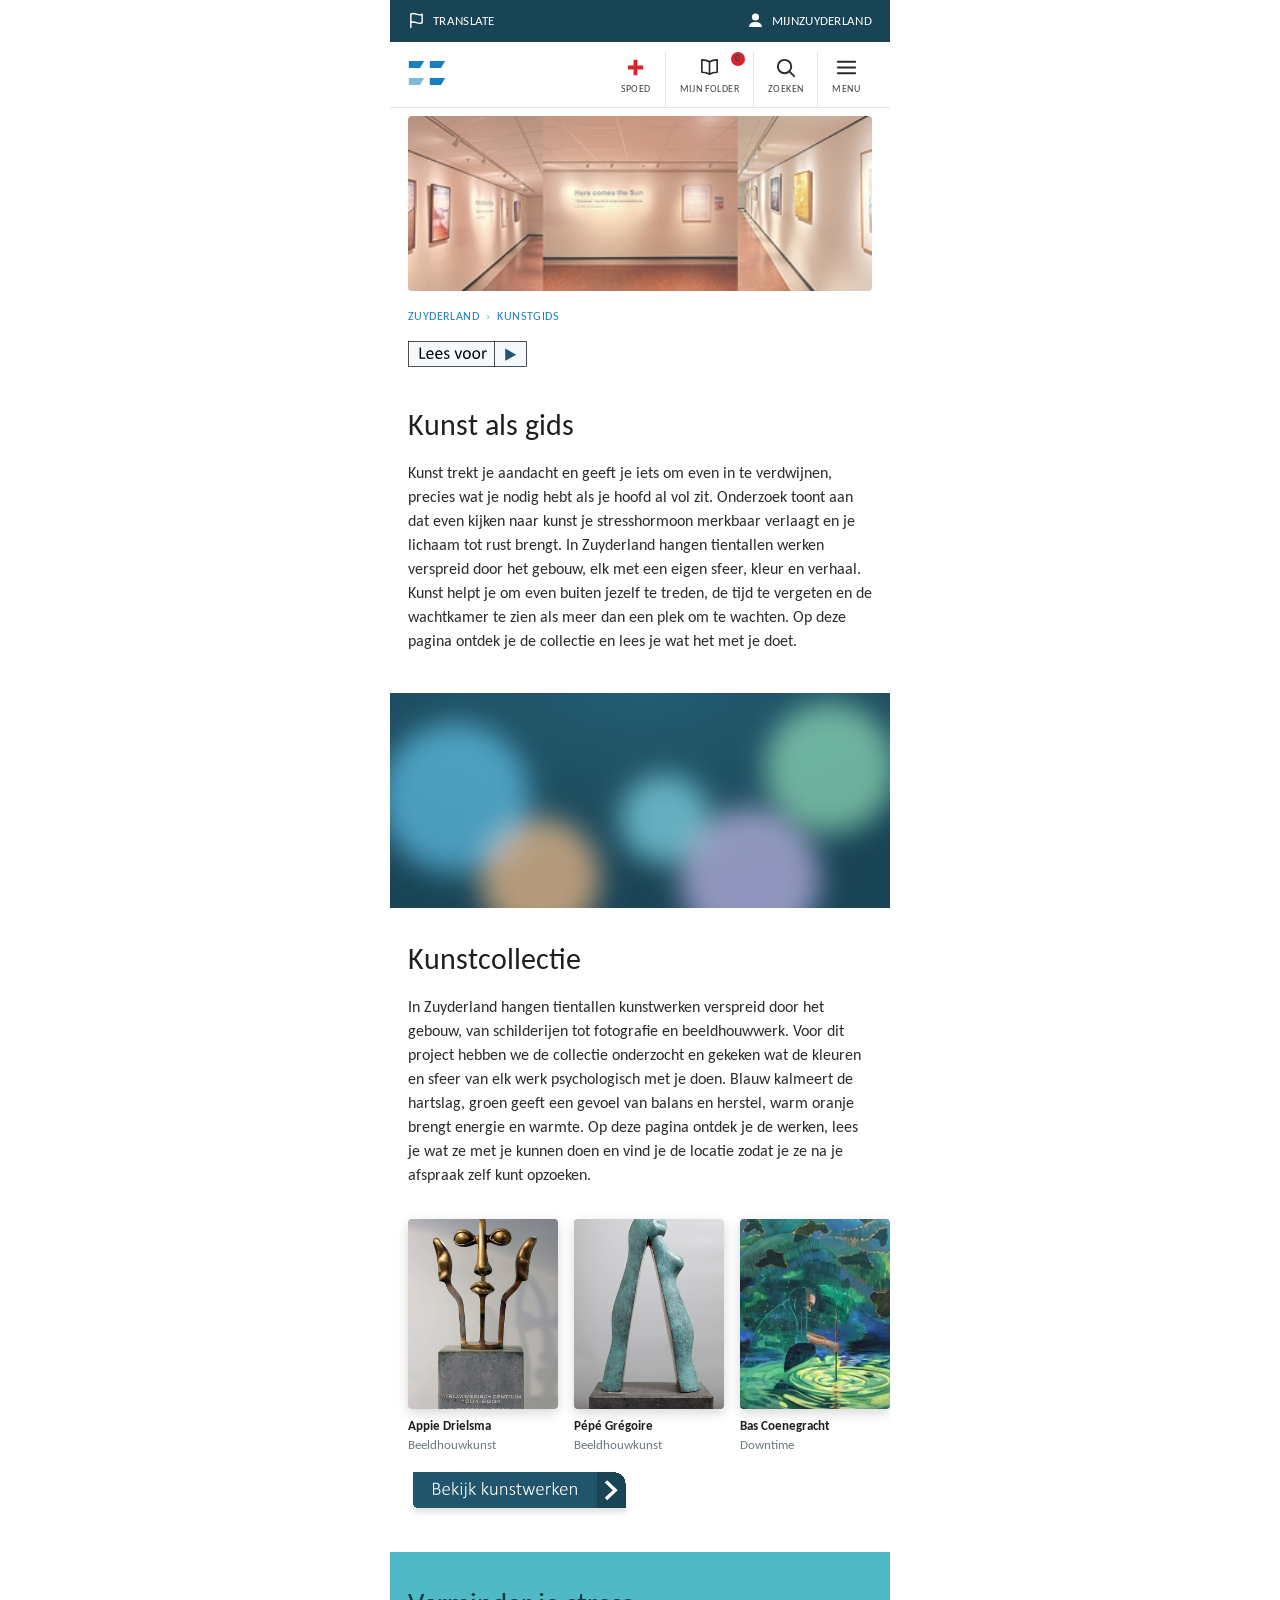
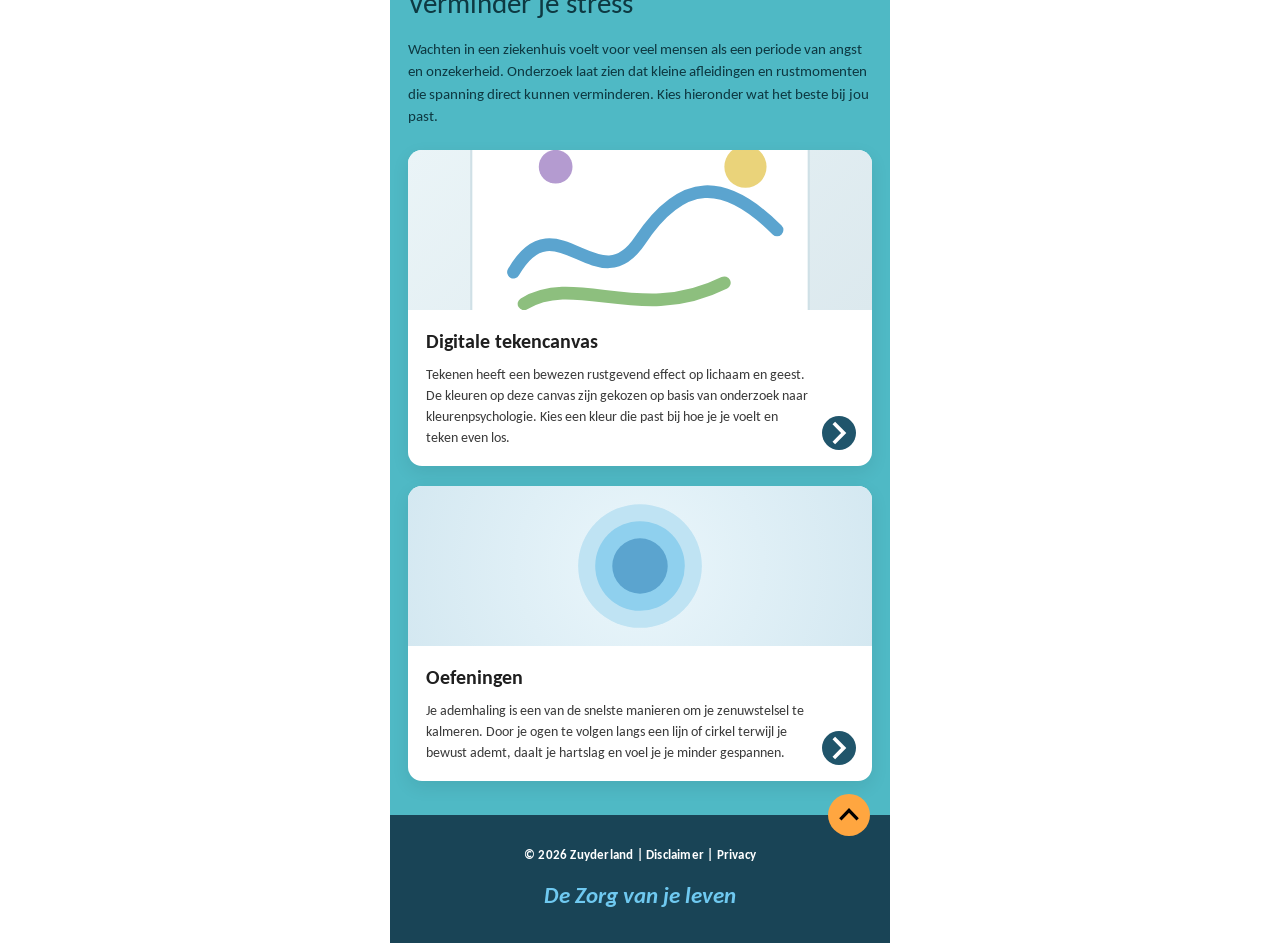
<file: index.html>
<!DOCTYPE html>
<html lang="nl">
<head>
<meta charset="UTF-8">
<meta name="viewport" content="width=device-width, initial-scale=1, viewport-fit=cover">
<title>Zuyderland Kunstgids</title>
<link rel="stylesheet" href="css/style.css">
<link rel="preconnect" href="https://fonts.googleapis.com"><link rel="preconnect" href="https://fonts.gstatic.com" crossorigin><link href="https://fonts.googleapis.com/css2?family=Carlito:ital,wght@0,400;0,700;1,400&display=swap" rel="stylesheet">
</head>
<body>
<div class="app">
  <div id="hdr"></div>

  <div class="page">
    <div class="hero"><img src="assets/hero.jpg" alt="Kunstwerken in de gang van Zuyderland"></div>
  </div>

  <div class="crumbrow">
    <div class="crumb"><a href="index.html">ZUYDERLAND</a><span class="sep">&rsaquo;</span><a href="index.html">KUNSTGIDS</a></div>
  </div>

  <div class="leesrow">
    <button class="leesvoor" onclick="leesVoor('.read')" aria-label="Lees voor"><img src="assets/buttons/lees-voor.svg" alt="Lees voor"></button>
  </div>

  <div class="page">
    <h2 class="section read">Kunst als gids</h2>
    <p class="body read">Kunst trekt je aandacht en geeft je iets om even in te verdwijnen, precies wat je nodig hebt als je hoofd al vol zit. Onderzoek toont aan dat even kijken naar kunst je stresshormoon merkbaar verlaagt en je lichaam tot rust brengt. In Zuyderland hangen tientallen werken verspreid door het gebouw, elk met een eigen sfeer, kleur en verhaal. Kunst helpt je om even buiten jezelf te treden, de tijd te vergeten en de wachtkamer te zien als meer dan een plek om te wachten. Op deze pagina ontdek je de collectie en lees je wat het met je doet.</p>
  </div>

  <div class="orbs" aria-hidden="true">
    <span class="orb b"></span><span class="orb g"></span><span class="orb o"></span>
    <span class="orb l"></span><span class="orb b2"></span>
  </div>

  <div class="page">
    <h2 class="section read">Kunstcollectie</h2>
    <p class="body read">In Zuyderland hangen tientallen kunstwerken verspreid door het gebouw, van schilderijen tot fotografie en beeldhouwwerk. Voor dit project hebben we de collectie onderzocht en gekeken wat de kleuren en sfeer van elk werk psychologisch met je doen. Blauw kalmeert de hartslag, groen geeft een gevoel van balans en herstel, warm oranje brengt energie en warmte. Op deze pagina ontdek je de werken, lees je wat ze met je kunnen doen en vind je de locatie zodat je ze na je afspraak zelf kunt opzoeken.</p>
  </div>

  <div class="slider">
    <a class="slide" href="kunstcollectie.html?cat=beeldhouwkunst"><img src="assets/artworks/appie-drielsma.jpg" alt="Appie Drielsma"><div class="cap"><b>Appie Drielsma</b><span>Beeldhouwkunst</span></div></a>
    <a class="slide" href="kunstcollectie.html?cat=beeldhouwkunst"><img src="assets/artworks/pepe-gregoire.jpg" alt="Pépé Grégoire"><div class="cap"><b>Pépé Grégoire</b><span>Beeldhouwkunst</span></div></a>
    <a class="slide" href="kunstcollectie.html?cat=schilderkunst"><img src="assets/artworks/bas-coenegracht-downtime.jpg" alt="Bas Coenegracht"><div class="cap"><b>Bas Coenegracht</b><span>Downtime</span></div></a>
    <a class="slide" href="kunstcollectie.html?cat=installatiekunst"><img src="assets/artworks/claudy-jongstra.jpg" alt="Claudy Jongstra"><div class="cap"><b>Claudy Jongstra</b><span>Installatiekunst</span></div></a>
    <a class="slide" href="kunstcollectie.html?cat=fotografie"><img src="assets/artworks/sophie-langohr.jpg" alt="Sophie Langohr"><div class="cap"><b>Sophie Langohr</b><span>Fotografie</span></div></a>
  </div>

  <div class="page">
    <div class="btncenter"><a class="btnimg" href="kunstcollectie.html"><img class="bekijkimg" src="assets/buttons/bekijk-kunstwerken.svg" alt="Bekijk kunstwerken"></a></div>
  </div>

  <section class="stress">
    <h2>Verminder je stress</h2>
    <p class="intro">Wachten in een ziekenhuis voelt voor veel mensen als een periode van angst en onzekerheid. Onderzoek laat zien dat kleine afleidingen en rustmomenten die spanning direct kunnen verminderen. Kies hieronder wat het beste bij jou past.</p>

    <div class="stresscards">
      <a class="scard" href="canvas.html">
        <div class="scard-visual" style="background:linear-gradient(135deg,#eaf4f7,#dce9ee)">
          <svg viewBox="0 0 220 150" width="100%" height="100%" preserveAspectRatio="xMidYMid slice">
            <rect x="30" y="20" width="160" height="110" rx="8" fill="#fff" stroke="#cfe0e6"/>
            <path d="M50 95 C70 60,90 110,110 80 S150 50,175 75" fill="none" stroke="#5BA4CF" stroke-width="6" stroke-linecap="round"/>
            <path d="M55 110 C80 95,110 120,150 100" fill="none" stroke="#8DBF7E" stroke-width="6" stroke-linecap="round"/>
            <circle cx="160" cy="45" r="10" fill="#EAD37A"/><circle cx="70" cy="45" r="8" fill="#B49BD0"/>
          </svg>
        </div>
        <div class="scard-body">
          <h3>Digitale tekencanvas</h3>
          <p>Tekenen heeft een bewezen rustgevend effect op lichaam en geest. De kleuren op deze canvas zijn gekozen op basis van onderzoek naar kleurenpsychologie. Kies een kleur die past bij hoe je je voelt en teken even los.</p>
          <span class="arrow"><img class="arrow-img" src="assets/buttons/arrow-circle.svg" alt=""></span>
        </div>
      </a>

      <a class="scard" href="oefeningen.html">
        <div class="scard-visual" style="background:radial-gradient(circle at 50% 50%,#eaf6fb,#d4e8f1)">
          <svg viewBox="0 0 220 150" width="100%" height="100%">
            <circle cx="110" cy="75" r="58" fill="#bfe3f3"/><circle cx="110" cy="75" r="42" fill="#8fd0ee"/>
            <circle cx="110" cy="75" r="26" fill="#5BA4CF"/>
          </svg>
        </div>
        <div class="scard-body">
          <h3>Oefeningen</h3>
          <p>Je ademhaling is een van de snelste manieren om je zenuwstelsel te kalmeren. Door je ogen te volgen langs een lijn of cirkel terwijl je bewust ademt, daalt je hartslag en voel je je minder gespannen.</p>
          <span class="arrow"><img class="arrow-img" src="assets/buttons/arrow-circle.svg" alt=""></span>
        </div>
      </a>
    </div>
  </section>

  <div id="ftr"></div>
</div>

<script src="js/data.js"></script>
<script src="js/app.js"></script>
<script>
  document.getElementById('hdr').innerHTML = zHeader();
  document.getElementById('ftr').innerHTML = zFooter();
</script>
</body>
</html>
</file>
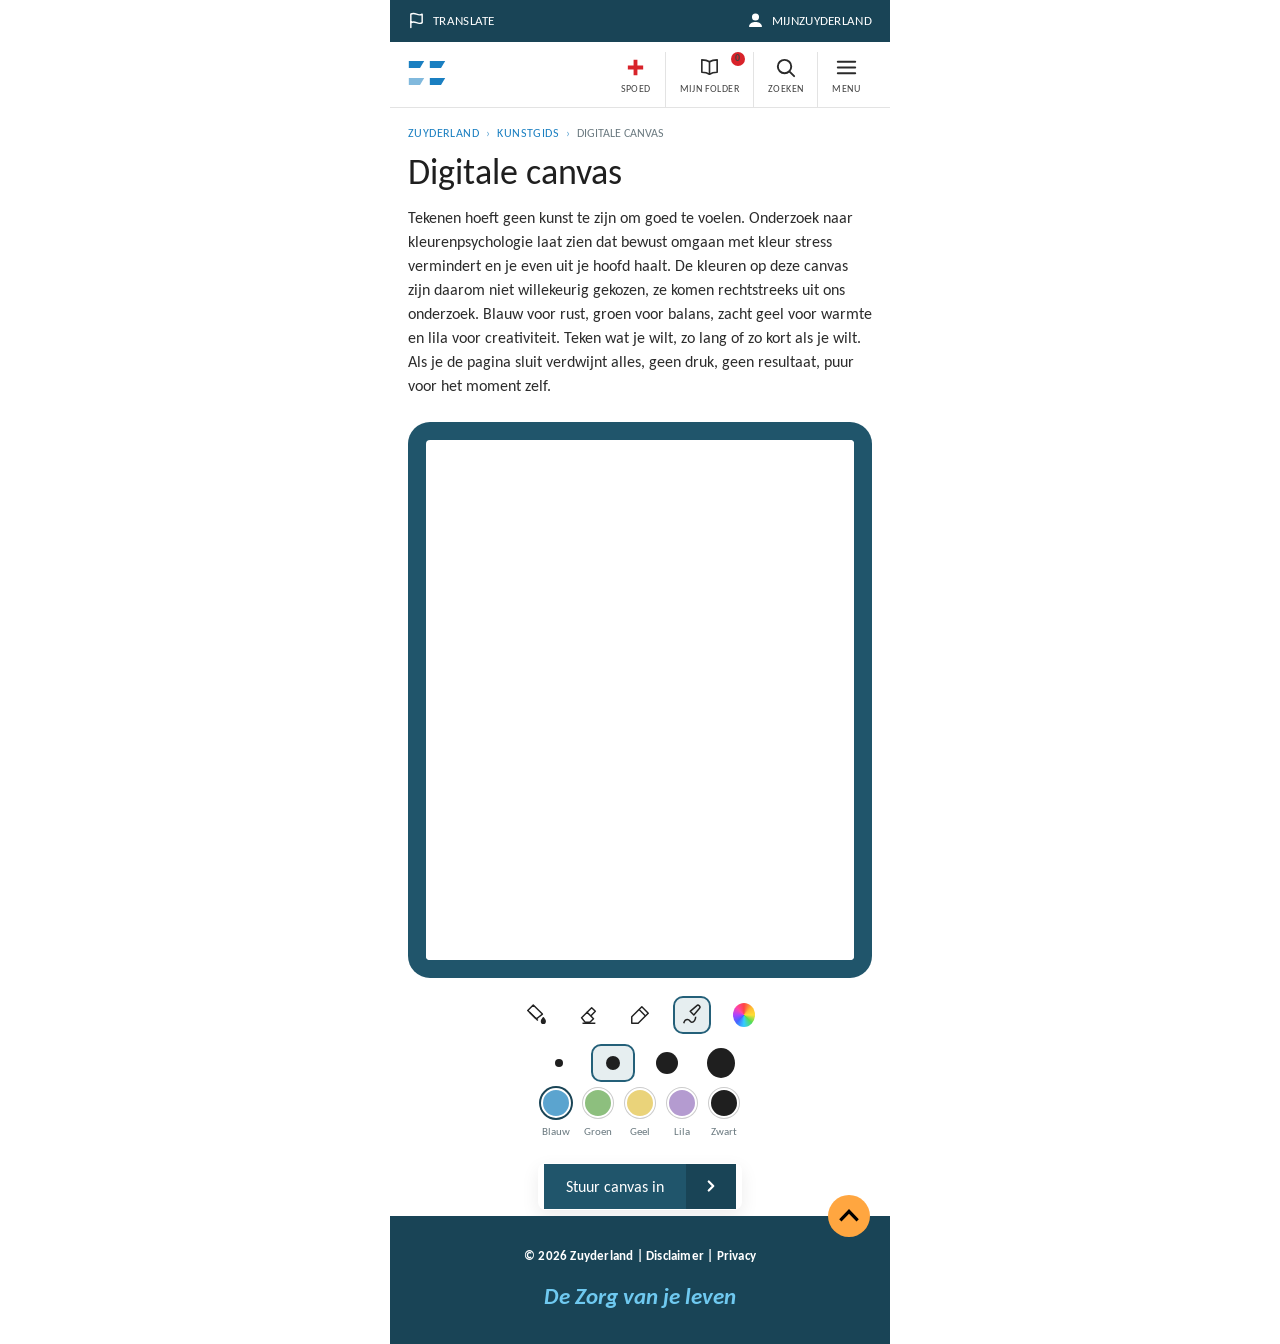
<file: canvas.html>
<!DOCTYPE html>
<html lang="nl">
<head>
<meta charset="UTF-8">
<meta name="viewport" content="width=device-width, initial-scale=1, viewport-fit=cover">
<title>Digitale canvas — Zuyderland Kunstgids</title>
<link rel="stylesheet" href="css/style.css">
<link rel="preconnect" href="https://fonts.googleapis.com"><link rel="preconnect" href="https://fonts.gstatic.com" crossorigin><link href="https://fonts.googleapis.com/css2?family=Carlito:ital,wght@0,400;0,700;1,400&display=swap" rel="stylesheet">
<style>
  .sizes{display:flex;gap:14px;justify-content:center;align-items:center;padding:6px 0 4px}
  .sizebtn{width:40px;height:34px;display:flex;align-items:center;justify-content:center;border-radius:8px}
  .sizebtn.active{background:#e6eef0;outline:2px solid #246079}
  .sizedot{border-radius:50%;background:#1f1f1f}
  .sendwrap{justify-content:center;margin:16px 0 6px}
  .wheelpop{position:fixed;inset:0;background:rgba(20,40,48,.55);display:none;align-items:center;justify-content:center;z-index:70;padding:24px}
  .wheelpop.show{display:flex}
  .wbox{background:#fff;border-radius:16px;padding:18px;width:232px;text-align:center;box-shadow:0 12px 30px rgba(0,0,0,.3)}
  .wbox canvas{border-radius:50%;cursor:crosshair;touch-action:none}
  .wrow{display:flex;align-items:center;gap:8px;font-size:12px;color:#555;margin:12px 0 6px}
  .wrow input{flex:1}
  .wprev{display:flex;align-items:center;justify-content:center;gap:8px;font-size:13px;margin:4px 0 12px}
  .wsw{width:22px;height:22px;border-radius:50%;border:1px solid #ccc;display:inline-block}
  .wbtns{display:flex;gap:10px;justify-content:center}
  .wbtns button{padding:9px 16px;border-radius:8px;font-size:14px}
  #wcancel{background:#eef1f2;color:#333}
  #wok{background:#20556B;color:#fff}
</style>
</head>
<body>
<div class="app">
  <div id="hdr"></div>

  <div class="crumbrow">
    <div class="crumb"><a href="index.html">ZUYDERLAND</a><span class="sep">&rsaquo;</span><a href="index.html">KUNSTGIDS</a><span class="sep">&rsaquo;</span><span class="cur">DIGITALE CANVAS</span></div>
  </div>

  <div class="page">
    <h1 class="title read">Digitale canvas</h1>
    <p class="body read">Tekenen hoeft geen kunst te zijn om goed te voelen. Onderzoek naar kleurenpsychologie laat zien dat bewust omgaan met kleur stress vermindert en je even uit je hoofd haalt. De kleuren op deze canvas zijn daarom niet willekeurig gekozen, ze komen rechtstreeks uit ons onderzoek. Blauw voor rust, groen voor balans, zacht geel voor warmte en lila voor creativiteit. Teken wat je wilt, zo lang of zo kort als je wilt. Als je de pagina sluit verdwijnt alles, geen druk, geen resultaat, puur voor het moment zelf.</p>

    <div class="canvasframe">
      <canvas id="cv"></canvas>
    </div>

    <div class="toolbar" id="toolbar"></div>
    <div class="sizes" id="sizes"></div>
    <div class="palette" id="palette"></div>

    <div class="sendwrap">
      <button class="btn-dark" id="send"><span class="txt">Stuur canvas in</span><span class="circle"><svg viewBox="0 0 24 24" fill="none" stroke="currentColor" stroke-width="3" stroke-linecap="round" stroke-linejoin="round"><polyline points="9 6 15 12 9 18"/></svg></span></button>
    </div>
  </div>

  <div class="wheelpop" id="wheelpop">
    <div class="wbox">
      <canvas id="wheel" width="180" height="180"></canvas>
      <div class="wrow"><span>Donker</span><input type="range" id="light" min="6" max="94" value="50"><span>Licht</span></div>
      <div class="wprev"><span class="wsw" id="wswatch"></span><span id="whex">#5BA4CF</span></div>
      <div class="wbtns"><button id="wcancel">Sluiten</button><button id="wok">Kies kleur</button></div>
    </div>
  </div>

  <div class="modal" id="modal">
    <div class="box">
      <div class="check"><svg viewBox="0 0 24 24" fill="none" stroke="currentColor" stroke-width="3" stroke-linecap="round" stroke-linejoin="round"><polyline points="20 6 9 17 4 12"/></svg></div>
      <h3>Opgeslagen!</h3>
      <p>Je tekening is gedownload naar je apparaat. Even loslaten, puur voor het moment zelf.</p>
      <button id="modalok">Nieuwe tekening</button>
    </div>
  </div>

  <div id="ftr"></div>
</div>

<script src="js/app.js"></script>
<script>
  document.getElementById('hdr').innerHTML = zHeader();
  document.getElementById('ftr').innerHTML = zFooter();

  var cv=document.getElementById('cv');
  var ctx=cv.getContext('2d',{willReadFrequently:true});

  function sizeCanvas(){
    var rect=cv.getBoundingClientRect();
    var prev=(cv.width)?ctx.getImageData(0,0,cv.width,cv.height):null;
    cv.width=Math.round(rect.width); cv.height=Math.round(rect.height);
    ctx.fillStyle='#fff'; ctx.fillRect(0,0,cv.width,cv.height);
    if(prev) ctx.putImageData(prev,0,0);
    ctx.lineCap='round'; ctx.lineJoin='round';
  }
  sizeCanvas();

  var state={tool:'pen',color:'#5BA4CF',size:9};

  /* ---- gereedschap ---- */
  var TOOLS=[
    {k:'bucket',icon:ICON.bucket,label:'Vullen'},
    {k:'eraser',icon:ICON.eraser,label:'Gum'},
    {k:'pencil',icon:ICON.pencil,label:'Potlood'},
    {k:'brush', icon:ICON.brush, label:'Penseel'},
    {k:'wheel', icon:'<span class="wheel"></span>',label:'Kleur kiezen'}
  ];
  var tb=document.getElementById('toolbar');
  function toolActive(k){
    if(k==='bucket') return state.tool==='bucket';
    if(k==='eraser') return state.tool==='eraser';
    if(k==='pencil') return state.tool==='pen' && state.size<=5;
    if(k==='brush')  return state.tool==='pen' && state.size>5;
    return false;
  }
  function renderTools(){
    tb.innerHTML=TOOLS.map(function(t){
      return '<button class="tool'+(toolActive(t.k)?' active':'')+'" data-k="'+t.k+'" title="'+t.label+'" aria-label="'+t.label+'">'+t.icon+'</button>';
    }).join('');
    Array.prototype.forEach.call(tb.querySelectorAll('.tool'),function(b){
      b.onclick=function(){
        var k=b.dataset.k;
        if(k==='wheel'){ openWheel(); return; }
        if(k==='bucket'){ state.tool='bucket'; }
        else if(k==='eraser'){ state.tool='eraser'; }
        else if(k==='pencil'){ state.tool='pen'; state.size=4; }
        else if(k==='brush'){ state.tool='pen'; state.size=14; }
        renderAll();
      };
    });
  }

  /* ---- pendikte ---- */
  var SIZE_OPTS=[{v:4,d:8},{v:9,d:14},{v:16,d:22},{v:26,d:30}];
  var sz=document.getElementById('sizes');
  function renderSizes(){
    sz.innerHTML=SIZE_OPTS.map(function(o){
      var act=(state.tool!=='bucket' && state.size===o.v)?' active':'';
      return '<button class="sizebtn'+act+'" data-v="'+o.v+'" aria-label="Dikte '+o.v+'"><span class="sizedot" style="width:'+o.d+'px;height:'+o.d+'px;background:'+(state.tool==='eraser'?'#9aa':'#1f1f1f')+'"></span></button>';
    }).join('');
    Array.prototype.forEach.call(sz.querySelectorAll('.sizebtn'),function(b){
      b.onclick=function(){ state.size=parseInt(b.dataset.v,10); if(state.tool==='bucket')state.tool='pen'; renderAll(); };
    });
  }

  /* ---- kleuren ---- */
  var SWATCHES=[
    {c:'#5BA4CF',n:'Blauw'},{c:'#8DBF7E',n:'Groen'},{c:'#EAD37A',n:'Geel'},
    {c:'#B49BD0',n:'Lila'},{c:'#1f1f1f',n:'Zwart'}
  ];
  var pal=document.getElementById('palette');
  function renderPalette(){
    pal.innerHTML=SWATCHES.map(function(s){
      var act=(s.c.toLowerCase()===state.color.toLowerCase() && state.tool!=='eraser')?' active':'';
      return '<div style="text-align:center"><button class="swatch'+act+'" style="background:'+s.c+'" data-c="'+s.c+'" aria-label="'+s.n+'"></button><div class="swlabel">'+s.n+'</div></div>';
    }).join('');
    Array.prototype.forEach.call(pal.querySelectorAll('.swatch'),function(b){
      b.onclick=function(){ state.color=b.dataset.c; if(state.tool==='eraser'||state.tool==='bucket')state.tool='pen'; renderAll(); };
    });
  }

  var colorInput=document.createElement('input');
  colorInput.type='color'; colorInput.value=state.color;
  colorInput.style.position='fixed'; colorInput.style.left='-9999px';
  document.body.appendChild(colorInput);
  colorInput.addEventListener('input',function(){ state.color=colorInput.value; if(state.tool==='eraser'||state.tool==='bucket')state.tool='pen'; renderAll(); });

  function renderAll(){ renderTools(); renderSizes(); renderPalette(); }
  renderAll();

  /* ---- tekenen (pointer events: muis + touch) ---- */
  var drawing=false,last=null;
  function pos(e){
    var r=cv.getBoundingClientRect();
    return {x:(e.clientX-r.left)*(cv.width/r.width), y:(e.clientY-r.top)*(cv.height/r.height)};
  }
  function applyStyle(){
    if(state.tool==='eraser'){ ctx.strokeStyle='#fff'; ctx.fillStyle='#fff'; ctx.lineWidth=state.size*1.6; }
    else { ctx.strokeStyle=state.color; ctx.fillStyle=state.color; ctx.lineWidth=state.size; }
  }
  function dot(p){ applyStyle(); ctx.beginPath(); ctx.arc(p.x,p.y,ctx.lineWidth/2,0,Math.PI*2); ctx.fill(); }
  function line(a,b){ applyStyle(); ctx.beginPath(); ctx.moveTo(a.x,a.y); ctx.lineTo(b.x,b.y); ctx.stroke(); }

  cv.addEventListener('pointerdown',function(e){
    e.preventDefault();
    var p=pos(e);
    if(state.tool==='bucket'){ floodFill(Math.round(p.x),Math.round(p.y),state.color); return; }
    drawing=true; last=p; dot(p);
    if(cv.setPointerCapture){ try{cv.setPointerCapture(e.pointerId);}catch(err){} }
  });
  cv.addEventListener('pointermove',function(e){ if(!drawing)return; e.preventDefault(); var p=pos(e); line(last,p); last=p; });
  cv.addEventListener('pointerup',function(){ drawing=false; last=null; });
  cv.addEventListener('pointercancel',function(){ drawing=false; last=null; });
  cv.addEventListener('pointerleave',function(){ drawing=false; last=null; });

  /* ---- emmer / vullen (scanline flood fill) ---- */
  function hexToRgb(h){
    h=h.replace('#',''); if(h.length===3){h=h[0]+h[0]+h[1]+h[1]+h[2]+h[2];}
    return [parseInt(h.substr(0,2),16),parseInt(h.substr(2,2),16),parseInt(h.substr(4,2),16),255];
  }
  function floodFill(x,y,hex){
    if(x<0||y<0||x>=cv.width||y>=cv.height)return;
    var img=ctx.getImageData(0,0,cv.width,cv.height),d=img.data,W=cv.width,H=cv.height;
    var idx=(y*W+x)*4, t=[d[idx],d[idx+1],d[idx+2],d[idx+3]], f=hexToRgb(hex);
    if(t[0]===f[0]&&t[1]===f[1]&&t[2]===f[2]&&t[3]===f[3])return;
    function match(i){return Math.abs(d[i]-t[0])<24&&Math.abs(d[i+1]-t[1])<24&&Math.abs(d[i+2]-t[2])<24&&Math.abs(d[i+3]-t[3])<24;}
    var st=[[x,y]];
    while(st.length){
      var s=st.pop(),sx=s[0],sy=s[1],uy=sy;
      while(uy>=0&&match((uy*W+sx)*4))uy--; uy++;
      var rl=false,rr=false;
      while(uy<H&&match((uy*W+sx)*4)){
        var i=(uy*W+sx)*4; d[i]=f[0];d[i+1]=f[1];d[i+2]=f[2];d[i+3]=255;
        if(sx>0){ if(match((uy*W+sx-1)*4)){ if(!rl){st.push([sx-1,uy]);rl=true;} } else rl=false; }
        if(sx<W-1){ if(match((uy*W+sx+1)*4)){ if(!rr){st.push([sx+1,uy]);rr=true;} } else rr=false; }
        uy++;
      }
    }
    ctx.putImageData(img,0,0);
  }

  /* ---- kleurenwiel ---- */
  function hslHex(h,sat,l){
    var c=(1-Math.abs(2*l-1))*sat, x=c*(1-Math.abs((h/60)%2-1)), m=l-c/2, r,g,b;
    if(h<60){r=c;g=x;b=0;}else if(h<120){r=x;g=c;b=0;}else if(h<180){r=0;g=c;b=x;}
    else if(h<240){r=0;g=x;b=c;}else if(h<300){r=x;g=0;b=c;}else{r=c;g=0;b=x;}
    function hh(n){n=Math.round((n+m)*255);return ('0'+n.toString(16)).slice(-2);}
    return '#'+hh(r)+hh(g)+hh(b);
  }
  var wheelpop=document.getElementById('wheelpop');
  var wc=document.getElementById('wheel'), wx=wc.getContext('2d');
  var WC=90, WR=86, wHue=205, wSat=0.55;
  (function(){
    var img=wx.createImageData(180,180), dd=img.data;
    for(var y=0;y<180;y++){ for(var x=0;x<180;x++){
      var dx=x-WC, dy=y-WC, d=Math.sqrt(dx*dx+dy*dy), i=(y*180+x)*4;
      if(d<=WR){ var h=(Math.atan2(dy,dx)*180/Math.PI+360)%360, col=hslHex(h, Math.min(1,d/WR), 0.5);
        dd[i]=parseInt(col.substr(1,2),16); dd[i+1]=parseInt(col.substr(3,2),16); dd[i+2]=parseInt(col.substr(5,2),16); dd[i+3]=255; }
    }}
    wx.putImageData(img,0,0);
  })();
  var lightEl=document.getElementById('light');
  function wheelColor(){ return hslHex(wHue, wSat, lightEl.value/100); }
  function updPrev(){ var col=wheelColor(); document.getElementById('wswatch').style.background=col; document.getElementById('whex').textContent=col; }
  function pickWheel(e){ var r=wc.getBoundingClientRect(); var dx=(e.clientX-r.left)*(180/r.width)-WC, dy=(e.clientY-r.top)*(180/r.height)-WC;
    var d=Math.sqrt(dx*dx+dy*dy); wHue=(Math.atan2(dy,dx)*180/Math.PI+360)%360; wSat=Math.min(1,d/WR); updPrev(); }
  wc.addEventListener('pointerdown',function(e){e.preventDefault();pickWheel(e);});
  wc.addEventListener('pointermove',function(e){ if(e.buttons===1){e.preventDefault();pickWheel(e);} });
  lightEl.addEventListener('input',updPrev);
  function openWheel(){ updPrev(); wheelpop.classList.add('show'); }
  document.getElementById('wcancel').onclick=function(){ wheelpop.classList.remove('show'); };
  document.getElementById('wok').onclick=function(){ state.color=wheelColor(); if(state.tool==='eraser'||state.tool==='bucket')state.tool='pen'; renderAll(); wheelpop.classList.remove('show'); };
  wheelpop.addEventListener('click',function(e){ if(e.target===wheelpop) wheelpop.classList.remove('show'); });

  /* ---- insturen ---- */
  var modal=document.getElementById('modal');
  document.getElementById('send').onclick=function(){
    try{ var a=document.createElement('a'); a.download='mijn-tekening-zuyderland.png'; a.href=cv.toDataURL('image/png'); document.body.appendChild(a); a.click(); document.body.removeChild(a); }catch(e){}
    modal.classList.add('show');
  };
  document.getElementById('modalok').onclick=function(){ ctx.fillStyle='#fff'; ctx.fillRect(0,0,cv.width,cv.height); modal.classList.remove('show'); };
</script>
</body>
</html>
</file>
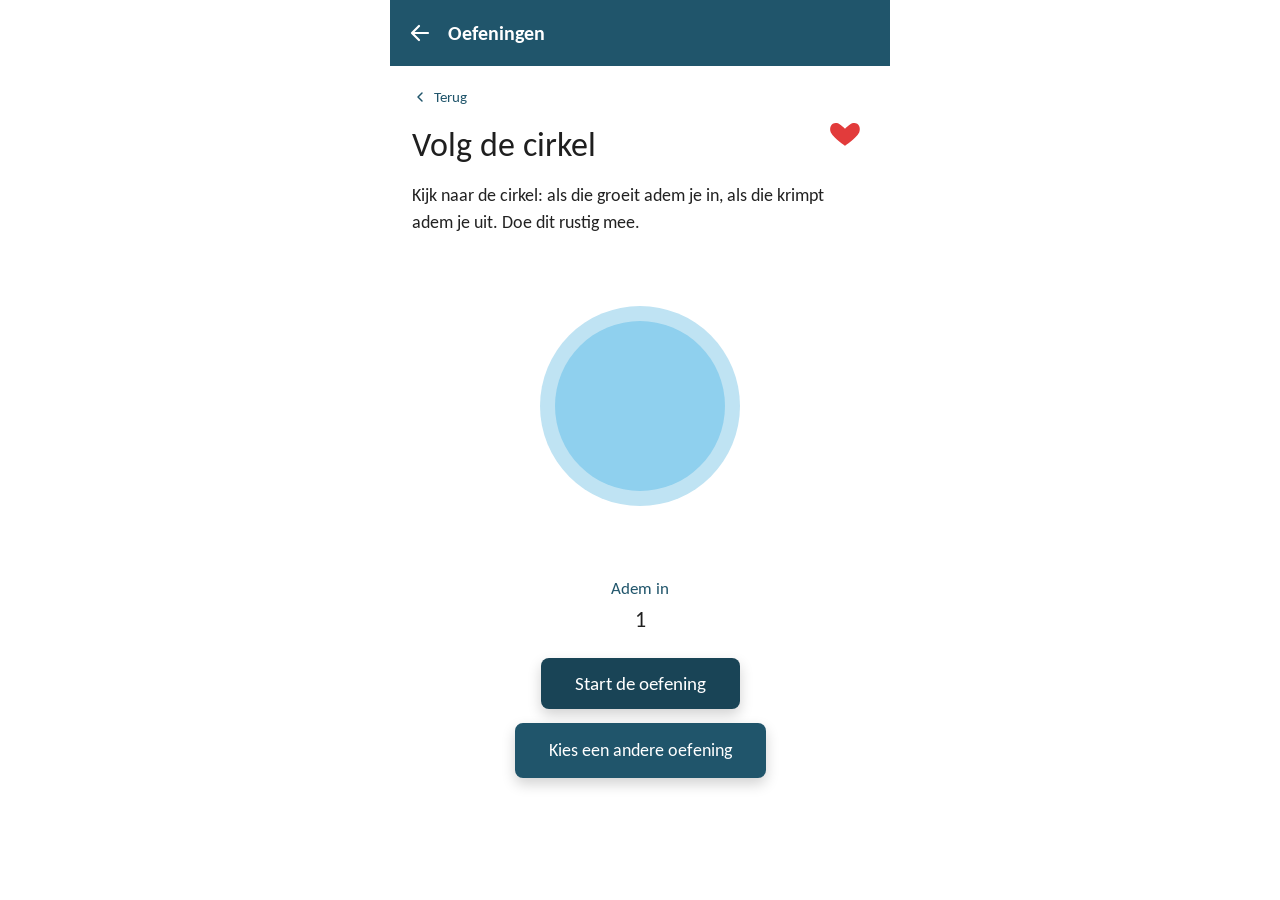
<file: oefening.html>
<!DOCTYPE html>
<html lang="nl">
<head>
<meta charset="UTF-8">
<meta name="viewport" content="width=device-width, initial-scale=1, viewport-fit=cover">
<title>Oefening — Zuyderland Kunstgids</title>
<link rel="stylesheet" href="css/style.css">
<link rel="preconnect" href="https://fonts.googleapis.com"><link rel="preconnect" href="https://fonts.gstatic.com" crossorigin><link href="https://fonts.googleapis.com/css2?family=Carlito:ital,wght@0,400;0,700;1,400" rel="stylesheet">
</head>
<body>
<div class="app">
  <div class="exhead">
    <a href="oefeningen.html" style="color:#fff;display:flex" aria-label="Terug naar oefeningen">
      <svg viewBox="0 0 24 24" fill="none" stroke="currentColor" stroke-width="2.2" stroke-linecap="round" stroke-linejoin="round"><line x1="20" y1="12" x2="5" y2="12"/><polyline points="11 5 4 12 11 19"/></svg>
    </a>
    <span class="t">Oefeningen</span>
  </div>

  <div class="exdetail">
    <a class="backlink" href="oefeningen.html">
      <svg viewBox="0 0 24 24" fill="none" stroke="currentColor" stroke-width="2.2" stroke-linecap="round" stroke-linejoin="round"><polyline points="15 6 9 12 15 18"/></svg> Terug</a>

    <div class="row">
      <h1 id="extitle">Volg de cirkel</h1>
      <button class="heartbig" id="exheart" aria-label="Favoriet"></button>
    </div>
    <p class="desc" id="exdesc"></p>

    <div class="stage" id="stage"></div>

    <div class="phase" id="phase">Adem in</div>
    <div class="phasecount" id="count">1</div>

    <div class="exbtns">
      <button class="exbtn" id="startbtn">Start de oefening</button>
      <a class="exbtn secondary" href="oefeningen.html">Kies een andere oefening</a>
    </div>
  </div>
</div>

<script src="js/data.js"></script>
<script src="js/app.js"></script>
<script>
  var id=new URLSearchParams(location.search).get('id')||'cirkel';
  var ex=EXERCISES.find(function(e){return e.id===id;})||EXERCISES[0];
  document.getElementById('extitle').textContent=ex.title;
  document.getElementById('exdesc').textContent=ex.detail;
  document.title=ex.title+' — Zuyderland Kunstgids';

  var heart=document.getElementById('exheart');
  function paintHeart(){var on=Fav.isEx(ex.id);heart.innerHTML=on?ICON.heartFill:ICON.heart;heart.style.color=on?'#e23b3b':'#1f1f1f';}
  paintHeart();
  heart.onclick=function(){Fav.toggleEx(ex.id);paintHeart();};

  var stage=document.getElementById('stage');
  var phaseEl=document.getElementById('phase');
  var countEl=document.getElementById('count');
  var startBtn=document.getElementById('startbtn');
  var running=false, raf=null, t0=0;

  /* ---- bouw stage per type ---- */
  if(ex.type==='circle'){
    stage.innerHTML='<div class="breathcircle" id="bc"><div class="inner"></div></div>';
  } else {
    stage.innerHTML='<svg id="svg" viewBox="0 0 300 300" width="300" height="300">'+
      '<path id="guide" fill="none" stroke="#cfe6f2" stroke-width="6" stroke-linecap="round"/>'+
      '<circle id="dot" r="13" fill="#5BA4CF"/></svg>';
  }

  function archimedeanPath(cx,cy,turns,maxR){
    var d='', steps=turns*60;
    for(var i=0;i<=steps;i++){
      var th=(i/60)*2*Math.PI;
      var r=maxR*(i/steps);
      var x=cx+r*Math.cos(th), y=cy+r*Math.sin(th);
      d+=(i===0?'M':'L')+x.toFixed(1)+' '+y.toFixed(1);
    }
    return d;
  }
  function wavePath(w,midY,amp){
    var d='';
    for(var x=10;x<=w-10;x+=4){
      var y=midY+amp*Math.sin((x/ (w-20))*Math.PI*4);
      d+=(x===10?'M':'L')+x+' '+y.toFixed(1);
    }
    return d;
  }
  if(ex.type==='spiral'){ document.getElementById('guide').setAttribute('d',archimedeanPath(150,150,3.5,128)); }
  if(ex.type==='wave'){ document.getElementById('guide').setAttribute('d',wavePath(300,150,70)); }

  function spiralPos(p){ // p:0..1 outer->inner
    var turns=3.5, maxR=128, q=1-p;
    var th=q*turns*2*Math.PI;
    var r=maxR*q;
    return {x:150+r*Math.cos(th), y:150+r*Math.sin(th)};
  }
  function wavePos(p){ var w=300,x=10+p*(w-20); var y=150+70*Math.sin((x/(w-20))*Math.PI*4); return {x:x,y:y}; }

  function setDot(pos){var d=document.getElementById('dot');d.setAttribute('cx',pos.x);d.setAttribute('cy',pos.y);}

  function frame(ts){
    if(!t0)t0=ts;
    var el=(ts-t0)/1000;
    if(ex.type==='circle'){
      var period=8, ph=(el%period)/period; // 0..1
      var inhale=ph<0.5;
      var k=inhale? ph*2 : (1-(ph-0.5)*2); // 0..1..0
      var scale=0.55+0.45*k;
      var bc=document.getElementById('bc');
      bc.style.transform='scale('+scale+')';
      phaseEl.textContent=inhale?'Adem in':'Adem uit';
      var secInPhase=(ph%0.5)*period; // 0..4
      countEl.textContent=Math.min(4,Math.floor(secInPhase)+1);
    } else if(ex.type==='spiral'){
      var per=9, p=(el%per)/per;
      setDot(spiralPos(p));
      phaseEl.textContent='Volg het puntje';
      countEl.textContent=Math.floor(el%per)+1;
    } else { // wave
      var per2=8, raw=(el%per2)/per2; var p2=raw<0.5?raw*2:1-(raw-0.5)*2;
      setDot(wavePos(p2));
      phaseEl.textContent=raw<0.5?'Adem in':'Adem uit';
      countEl.textContent=Math.floor((el%(per2/2)))+1;
    }
    if(running) raf=requestAnimationFrame(frame);
  }

  function start(){ running=true; t0=0; startBtn.textContent='Pauzeer'; raf=requestAnimationFrame(frame); }
  function stop(){ running=false; if(raf)cancelAnimationFrame(raf); startBtn.textContent='Start de oefening'; }
  startBtn.onclick=function(){ running?stop():start(); };

  // beginstand (zoals Figma): cirkel groot, "Adem in", "1"
  if(ex.type==='circle'){ document.getElementById('bc').style.transform='scale(1)'; }
  else { setDot(ex.type==='spiral'?spiralPos(0):wavePos(0)); phaseEl.textContent=ex.type==='spiral'?'Volg het puntje':'Adem in'; }
</script>
</body>
</html>
</file>
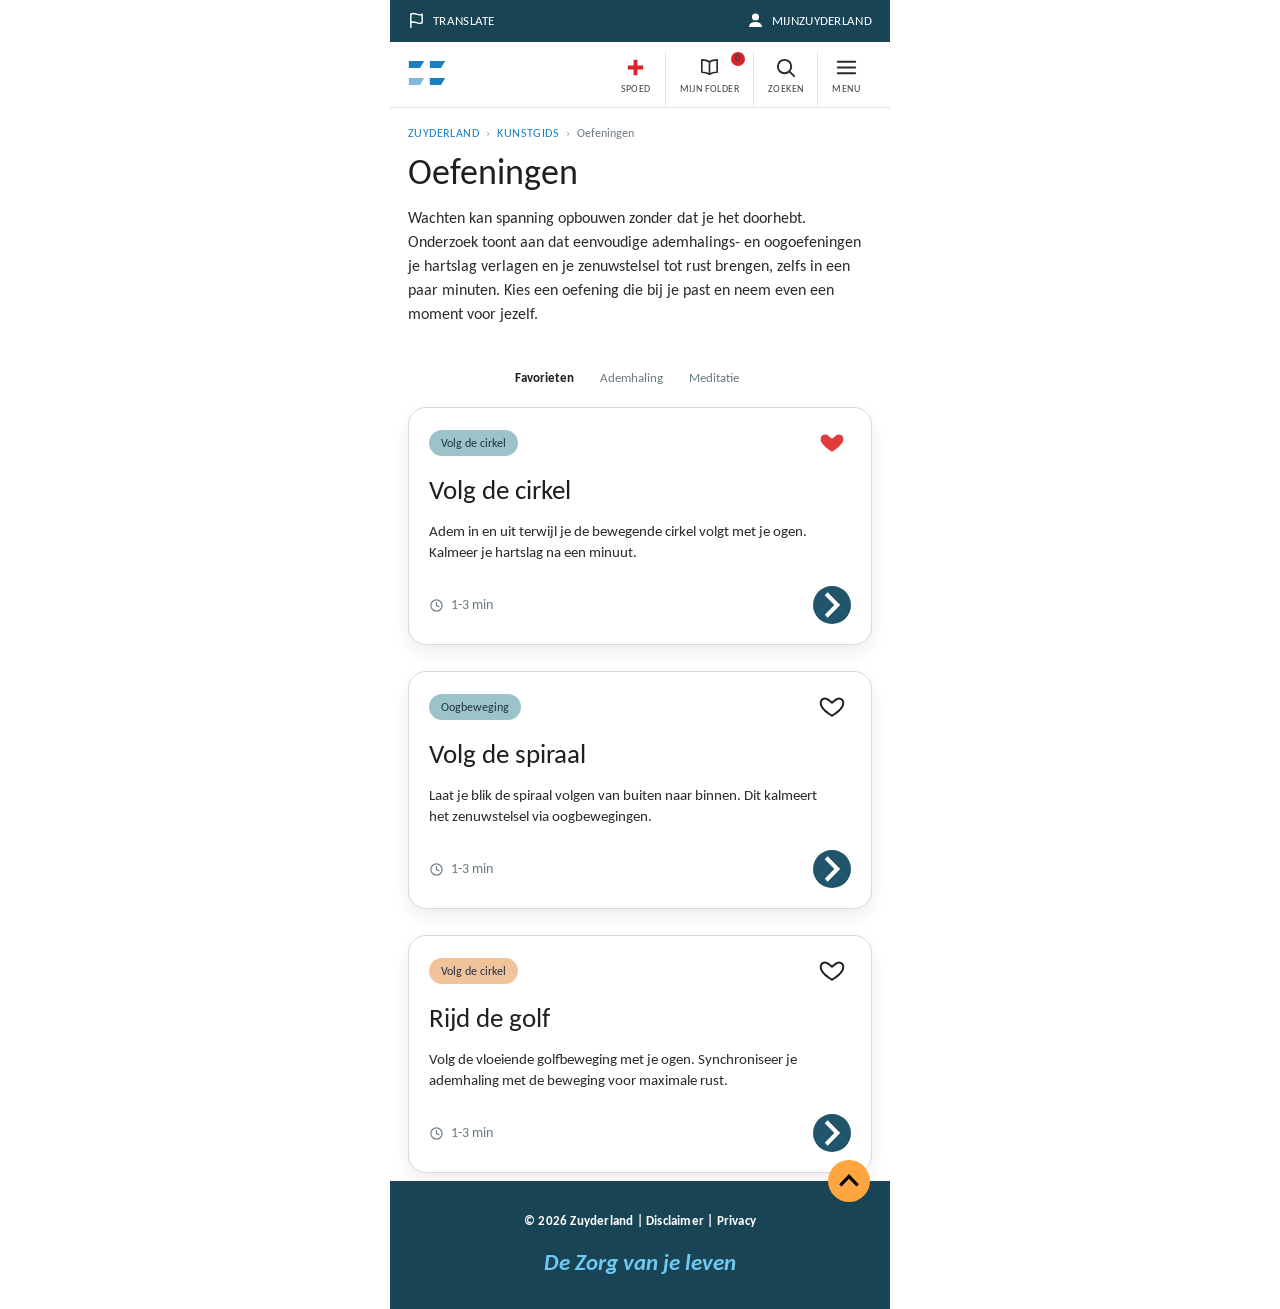
<file: oefeningen.html>
<!DOCTYPE html>
<html lang="nl">
<head>
<meta charset="UTF-8">
<meta name="viewport" content="width=device-width, initial-scale=1, viewport-fit=cover">
<title>Oefeningen — Zuyderland Kunstgids</title>
<link rel="stylesheet" href="css/style.css">
<link rel="preconnect" href="https://fonts.googleapis.com"><link rel="preconnect" href="https://fonts.gstatic.com" crossorigin><link href="https://fonts.googleapis.com/css2?family=Carlito:ital,wght@0,400;0,700;1,400" rel="stylesheet">
</head>
<body>
<div class="app">
  <div id="hdr"></div>

  <div class="crumbrow">
    <div class="crumb"><a href="index.html">ZUYDERLAND</a><span class="sep">›</span><a href="index.html">KUNSTGIDS</a><span class="sep">›</span><span class="cur">Oefeningen</span></div>
  </div>

  <div class="page">
    <h1 class="title read">Oefeningen</h1>
    <p class="body read">Wachten kan spanning opbouwen zonder dat je het doorhebt. Onderzoek toont aan dat eenvoudige ademhalings- en oogoefeningen je hartslag verlagen en je zenuwstelsel tot rust brengen, zelfs in een paar minuten. Kies een oefening die bij je past en neem even een moment voor jezelf.</p>
  </div>

  <div class="tabs" id="extabs" style="justify-content:center;gap:6px 26px;padding-top:18px"></div>

  <div class="exgrid" id="exgrid"></div>

  <div id="ftr"></div>
</div>

<script src="js/data.js"></script>
<script src="js/app.js"></script>
<script>
  document.getElementById('hdr').innerHTML = zHeader();
  document.getElementById('ftr').innerHTML = zFooter();

  var EXTABS = [
    {key:'favorieten', label:'Favorieten', set:function(e){return true;}},
    {key:'ademhaling', label:'Ademhaling', set:function(e){return e.id==='cirkel'||e.id==='golf';}},
    {key:'meditatie',  label:'Meditatie',  set:function(e){return e.id==='spiraal';}}
  ];
  var active='favorieten';
  var tabsEl=document.getElementById('extabs');
  var gridEl=document.getElementById('exgrid');

  function renderTabs(){
    tabsEl.innerHTML=EXTABS.map(function(t){
      return '<button class="tab'+(t.key===active?' active':'')+'" data-k="'+t.key+'">'+t.label+'</button>';
    }).join('');
    Array.prototype.forEach.call(tabsEl.querySelectorAll('.tab'),function(b){
      b.onclick=function(){active=b.dataset.k;renderTabs();renderGrid();};
    });
  }

  function renderGrid(){
    var tab=EXTABS.find(function(t){return t.key===active;});
    var list=EXERCISES.filter(tab.set);
    gridEl.innerHTML=list.map(function(e){
      var on=Fav.isEx(e.id);
      return '<div class="excard">'+
        '<button class="exfav'+(on?' on':'')+'" data-s="'+e.id+'" aria-label="Favoriet">'+(on?ICON.heartFill:ICON.heart)+'</button>'+
        '<span class="extag'+(e.tagColor==='orange'?' orange':'')+'">'+e.tag+'</span>'+
        '<h3>'+e.title+'</h3><p>'+e.desc+'</p>'+
        '<div class="exfoot"><span class="extime">'+ICON.clock+e.time+'</span>'+
        '<a class="exgo" href="oefening.html?id='+e.id+'" aria-label="Start"><img src="assets/buttons/arrow-circle.svg" alt=""></a>'+
        '</div></div>';
    }).join('');
    Array.prototype.forEach.call(gridEl.querySelectorAll('.exfav'),function(btn){
      btn.onclick=function(){
        var on=Fav.toggleEx(btn.dataset.s);
        btn.classList.toggle('on',on); btn.innerHTML=on?ICON.heartFill:ICON.heart;
      };
    });
  }

  renderTabs(); renderGrid();
</script>
</body>
</html>
</file>
<file: css/style.css>
/* ============================================================
   Zuyderland Kunstgids — designsysteem (mobile-first kolom)
   ============================================================ */
:root{
  --teal-900:#194456;
  --teal-850:#20556B;
  --teal-700:#246079;
  --turq:#4FB9C5;
  --blue:#1a7fc1;
  --blue-light:#6FC9F0;
  --ink:#1f1f1f;
  --muted:#6b7a80;
  --line:#e3e3e3;
  --red:#e23b3b;
  --orange:#FFA640;
  --pill-teal:#9cc3c9;
  --pill-orange:#f1c39a;
  --shadow:0 6px 18px rgba(0,0,0,.08);
  --radius:14px;
  --app:500px;
}

*{box-sizing:border-box}
html,body{margin:0;padding:0}
body{
  font-family:Calibri,Carlito,"Segoe UI",system-ui,-apple-system,Roboto,Helvetica,Arial,sans-serif;
  color:var(--ink);background:#fff;
  -webkit-font-smoothing:antialiased;line-height:1.5;
}
img{max-width:100%;display:block}
a{color:inherit;text-decoration:none}
button{font-family:inherit;cursor:pointer;border:none;background:none}

/* Mobiele kolom, gecentreerd, zonder kader/schaduw */
.app{width:100%;max-width:var(--app);margin:0 auto;background:#fff;min-height:100vh;position:relative;overflow-x:hidden}

/* ---------- Utility-balk ---------- */
.utilbar{background:var(--teal-900);color:#fff;display:flex;justify-content:space-between;align-items:center;padding:11px 18px;font-size:13px;letter-spacing:.3px}
.utilbar .u-left,.utilbar .u-right{display:flex;align-items:center;gap:8px}
.utilbar svg{width:17px;height:17px;flex:none}

/* ---------- Hoofdnavigatie ---------- */
.nav{display:flex;align-items:center;justify-content:space-between;padding:10px 16px 0;border-bottom:1px solid var(--line);background:#fff}
.nav .logo{display:flex;align-items:flex-end;padding-bottom:12px}
.nav .navitems{display:flex;align-items:stretch}
.nav .navitem{display:flex;flex-direction:column;align-items:center;gap:3px;padding:4px 14px 11px;border-left:1px solid var(--line);position:relative;color:#2a2a2a}
.nav .navitem:first-child{border-left:none}
.nav .navitem svg{width:23px;height:23px}
.nav .navitem span{font-size:9.5px;letter-spacing:.4px;color:#444}
.nav .navitem.spoed svg{color:#d8232a}
.badge{position:absolute;top:0;right:8px;background:#d8232a;color:#fff;font-size:9px;min-width:14px;height:14px;border-radius:50%;display:flex;align-items:center;justify-content:center;font-weight:700}
.zmark{width:42px;height:30px}

/* ---------- Breadcrumb ---------- */
.crumbrow{display:flex;align-items:center;padding:16px 18px 2px;gap:10px;flex-wrap:wrap}
.crumb{font-size:12px;letter-spacing:.4px;color:var(--blue);text-transform:uppercase;display:flex;align-items:center;gap:7px;flex-wrap:wrap}
.crumb .sep{color:var(--blue);opacity:.7}
.crumb .cur{color:var(--muted);text-transform:none;letter-spacing:0}

/* ---------- Lees voor (Figma-knop als afbeelding) ---------- */
.leesrow{padding:14px 18px 0}
.leesvoor{display:inline-block;padding:0;border:none;background:none;line-height:0}
.leesvoor img{height:26px;width:auto}

/* ---------- Headings ---------- */
.page{padding:0 18px}
h1.title{font-weight:300;font-size:36px;line-height:1.12;margin:8px 0 14px}
h2.section{font-weight:300;font-size:30px;margin:28px 0 14px}
.body{font-size:16px;color:#2c2c2c;margin:0 0 24px}

/* ---------- Hero ---------- */
.hero{margin:8px 0 0;border-radius:4px;overflow:hidden}
.hero img{width:100%;height:175px;object-fit:cover}

/* ---------- Zwevende kleur-orbs ---------- */
.orbs{position:relative;height:215px;margin:40px 0 26px;overflow:hidden;background:radial-gradient(120% 120% at 50% 0%, #235c70 0%, #194456 70%)}
.orbs .orb{position:absolute;border-radius:50%;filter:blur(14px);opacity:.72;mix-blend-mode:screen}
.orb.b{width:150px;height:150px;background:#4aa3d6;left:-10px;top:30px;animation:drift1 16s ease-in-out infinite}
.orb.g{width:130px;height:130px;background:#7ec98a;right:-5px;top:10px;animation:drift2 19s ease-in-out infinite}
.orb.o{width:120px;height:120px;background:#efa24c;left:18%;bottom:-30px;animation:drift3 21s ease-in-out infinite}
.orb.l{width:140px;height:140px;background:#b69ad6;right:14%;bottom:-40px;animation:drift4 18s ease-in-out infinite}
.orb.b2{width:90px;height:90px;background:#6fc3d8;left:46%;top:38%;animation:drift2 23s ease-in-out infinite}
@keyframes drift1{0%,100%{transform:translate(0,0) scale(1)}50%{transform:translate(40px,20px) scale(1.15)}}
@keyframes drift2{0%,100%{transform:translate(0,0) scale(1)}50%{transform:translate(-35px,25px) scale(1.1)}}
@keyframes drift3{0%,100%{transform:translate(0,0) scale(1)}50%{transform:translate(30px,-25px) scale(1.2)}}
@keyframes drift4{0%,100%{transform:translate(0,0) scale(1)}50%{transform:translate(-30px,-20px) scale(1.12)}}
@media (prefers-reduced-motion:reduce){.orb{animation:none!important}}

/* ---------- Kunstcollectie slider (swipebaar) ---------- */
.slider{display:flex;gap:16px;overflow-x:auto;scroll-snap-type:x mandatory;-webkit-overflow-scrolling:touch;
  padding:8px 18px 12px;scrollbar-width:none}
.slider::-webkit-scrollbar{display:none}
.slide{flex:0 0 auto;width:150px;scroll-snap-align:center;text-align:left}
.slide img{width:150px;height:190px;object-fit:cover;border-radius:4px;box-shadow:0 4px 12px rgba(0,0,0,.16)}
.slide .cap{font-size:12.5px;margin-top:8px}
.slide .cap b{font-weight:700;display:block}
.slide .cap span{color:var(--muted)}

/* ---------- Knoppen ---------- */
.btnimg{display:inline-block;line-height:0}
.bekijkimg{height:46px;width:auto}
.btncenter{display:flex;justify-content:flex-start;padding:6px 0 4px}
.arrow-img{width:34px;height:34px}

/* Canvas-knop (zelfde stijl als Bekijk: teal + donker pijlvak) */
.btn-dark{display:inline-flex;align-items:stretch;border-radius:8px;overflow:hidden;box-shadow:var(--shadow);color:#fff}
.btn-dark .txt{background:#20556B;padding:13px 22px;font-size:16px;display:flex;align-items:center}
.btn-dark .circle{background:#194456;display:flex;align-items:center;justify-content:center;width:50px}
.btn-dark .circle svg{width:18px;height:18px}

/* ---------- Verminder je stress ---------- */
.stress{background:var(--turq);margin-top:30px;padding:30px 18px 34px}
.stress h2{font-weight:300;font-size:29px;margin:0 0 12px;color:#0e3942}
.stress .intro{font-size:15px;color:#0e3942;margin:0 0 22px}
.stresscards{display:grid;grid-template-columns:1fr;gap:20px}
.scard{background:#fff;border-radius:var(--radius);box-shadow:var(--shadow);overflow:hidden;display:block;color:inherit}
.scard .scard-visual{height:160px;display:flex;align-items:center;justify-content:center;overflow:hidden}
.scard .scard-body{padding:16px 18px 18px;position:relative}
.scard h3{font-weight:700;font-size:20px;margin:0 0 8px}
.scard p{font-size:14px;color:#3a3a3a;margin:0;padding-right:46px}
.scard .arrow{position:absolute;right:16px;bottom:16px;line-height:0}

/* ---------- Footer (kort) — sluit aan op #4FB9C5, geen witruimte ---------- */
.footer{background:var(--teal-900);color:#fff;text-align:center;padding:30px 18px 30px;position:relative;margin:0}
.footer .legal{font-size:13px;font-weight:700;letter-spacing:.2px;margin-bottom:14px}
.footer .tagline{color:var(--blue-light);font-size:23px;font-weight:700;font-style:italic}
.totop{position:absolute;top:-21px;right:20px;line-height:0;background:none;border:none;padding:0}
.totop img{width:42px;height:42px}

/* ============================================================
   GALERIJ
   ============================================================ */
.galhead{background:var(--teal-850);color:#fff;display:flex;align-items:center;gap:16px;padding:16px 18px}
.galhead .back{display:flex;align-items:center;color:#fff}
.galhead .back svg{width:22px;height:22px}
.galhead .gtitle{font-size:17px;font-weight:700}
.galshadow{height:10px;background:linear-gradient(#0000001a,transparent)}

.searchwrap{padding:18px 18px 6px}
.searchbox{display:flex;align-items:center;gap:10px;border:1px solid #cfd6d8;border-radius:7px;padding:11px 14px;color:var(--muted)}
.searchbox svg{width:17px;height:17px;color:var(--teal-700)}
.searchbox input{border:none;outline:none;font-size:14px;width:100%;color:var(--ink);background:transparent}

/* Tabs: gecentreerd, gelijke marge links/rechts */
.tabs{display:grid;grid-template-columns:repeat(4,auto);justify-content:center;gap:16px 26px;padding:18px 18px 14px}
.tab{font-size:13px;color:var(--muted);background:none;padding:2px 0;white-space:nowrap;text-align:left}
.tab.active{color:var(--ink);font-weight:700}

.gallery{padding:12px 18px 8px;display:grid;grid-template-columns:1fr;gap:32px}
.artcard{cursor:pointer}
.artcard .frame{border:1px solid #ececec;background:#fff;line-height:0;overflow:hidden}
.artcard .frame img{width:100%;height:auto;object-fit:cover}
.artcard .meta{display:flex;align-items:flex-start;justify-content:space-between;margin-top:12px;gap:12px}
.artcard .meta .who b{font-weight:700;font-size:16px;display:block}
.artcard .meta .who span{font-size:13.5px;color:var(--muted)}
.fav{flex:none;color:var(--ink);background:none;padding:2px}
.fav svg{width:26px;height:26px}
.fav.on svg{color:var(--red)}
.empty{padding:40px 18px;text-align:center;color:var(--muted);font-size:14px}

/* ---------- Kunstwerk-modal ---------- */
.kmodal{position:fixed;inset:0;z-index:60;display:none;background:rgba(0,0,0,.4)}
.kmodal.show{display:block}
.kmodal .sheet{position:absolute;top:0;left:50%;transform:translateX(-50%);width:100%;max-width:var(--app);height:100%;background:#fff;overflow-y:auto;-webkit-overflow-scrolling:touch}
.kmhead{position:sticky;top:0;background:var(--teal-850);color:#fff;display:flex;align-items:center;gap:16px;padding:18px 18px;z-index:2}
.kmhead .back{display:flex;color:#fff}
.kmhead .back svg{width:23px;height:23px}
.kmhead .kmtitle{font-size:18px;font-weight:700}
.kmimg{padding:22px 22px 0}
.kmimg img{width:100%;height:auto;border-radius:2px}
.kmbody{padding:18px 22px 60px}
.kmdiv{border-top:1px solid var(--line);margin:6px 0 18px}
.kmlabel{font-size:13px;color:var(--muted);margin:16px 0 2px}
.kmartistrow{display:flex;align-items:center;justify-content:space-between;gap:14px}
.kmartist{font-weight:300;font-size:30px;margin:0}
.kmfav svg{width:32px;height:32px;color:var(--ink)}
.kmfav.on svg{color:var(--red)}
.kmcols{display:flex;gap:70px}
.kmval{font-size:17px;margin:0}
.kmdesc{font-size:15.5px;color:#222;margin:4px 0 0;line-height:1.6}
.kmloc{font-size:16px;margin:2px 0 0}

/* ============================================================
   OEFENINGEN
   ============================================================ */
.exgrid{padding:6px 18px 8px;display:grid;grid-template-columns:1fr;gap:26px}
.excard{position:relative;border:1px solid #d9d9d9;border-radius:18px;box-shadow:0 8px 18px rgba(0,0,0,.07);padding:22px 20px 20px;background:#fff}
.extag{display:inline-block;font-size:12px;color:#234;background:var(--pill-teal);padding:4px 12px;border-radius:14px;margin-bottom:14px}
.extag.orange{background:var(--pill-orange)}
.excard .exfav{position:absolute;top:20px;right:20px}
.excard .exfav svg{width:26px;height:26px;color:#1f1f1f}
.excard .exfav.on svg{color:var(--red)}
.excard h3{font-weight:300;font-size:27px;margin:0 0 10px}
.excard p{font-size:14.5px;color:#2c2c2c;margin:0 0 22px;padding-right:30px}
.exfoot{display:flex;align-items:center;justify-content:space-between}
.extime{display:flex;align-items:center;gap:7px;color:var(--muted);font-size:13.5px}
.extime svg{width:15px;height:15px}
.exgo{line-height:0}
.exgo img{width:38px;height:38px}

/* Oefening detail */
.exhead{background:var(--teal-850);color:#fff;display:flex;align-items:center;gap:16px;padding:18px 18px}
.exhead svg{width:24px;height:24px}
.exhead .t{font-size:20px;font-weight:700}
.exdetail{padding:20px 22px 30px}
.backlink{display:inline-flex;align-items:center;gap:6px;color:var(--teal-850);font-size:15px;margin-bottom:6px}
.backlink svg{width:16px;height:16px}
.exdetail .row{display:flex;align-items:flex-start;justify-content:space-between;gap:14px}
.exdetail h1{font-weight:300;font-size:34px;margin:4px 0 12px}
.exdetail .heartbig svg{width:34px;height:34px;color:var(--red)}
.exdetail .desc{font-size:18px;color:#222;margin:0 0 6px}
.stage{height:320px;display:flex;align-items:center;justify-content:center;margin:10px 0}
.breathcircle{width:200px;height:200px;border-radius:50%;background:#bfe3f3;display:flex;align-items:center;justify-content:center}
.breathcircle .inner{width:170px;height:170px;border-radius:50%;background:#8fd0ee}
.phase{text-align:center;color:var(--teal-850);font-size:17px;margin-top:4px}
.phasecount{text-align:center;font-size:22px;margin:2px 0 22px}
.exbtns{display:flex;flex-direction:column;align-items:center;gap:14px}
.exbtn{background:var(--teal-900);color:#fff;font-size:19px;padding:14px 34px;border-radius:8px;box-shadow:0 6px 14px rgba(0,0,0,.18)}
.exbtn.secondary{background:var(--teal-850);font-size:18px}

/* ============================================================
   CANVAS
   ============================================================ */
.canvasframe{background:var(--teal-850);border-radius:22px;padding:18px;margin:8px 0 6px}
.canvasframe canvas{background:#fff;width:100%;height:520px;border-radius:4px;touch-action:none;display:block;cursor:crosshair}
.toolbar{display:flex;align-items:center;justify-content:center;gap:18px;padding:14px 0 8px;flex-wrap:wrap}
.tool{width:34px;height:34px;display:flex;align-items:center;justify-content:center;border-radius:8px;color:#222}
.tool svg{width:24px;height:24px}
.tool.active{background:#e6eef0;outline:2px solid var(--teal-700)}
.tool .wheel{width:24px;height:24px;border-radius:50%;background:conic-gradient(#f44,#fb3,#fd3,#5d5,#3cf,#46f,#a4f,#f4a,#f44)}
.palette{display:flex;gap:12px;justify-content:center;padding:4px 0 6px;flex-wrap:wrap}
.swatch{width:30px;height:30px;border-radius:50%;border:2px solid #fff;box-shadow:0 0 0 1px #ccc}
.swatch.active{box-shadow:0 0 0 2px var(--teal-900)}
.swlabel{font-size:11px;color:var(--muted);text-align:center;margin-top:2px}
.sendwrap{display:flex;justify-content:center;margin:6px 0 2px}
.modal{position:fixed;inset:0;background:rgba(20,40,48,.55);display:none;align-items:center;justify-content:center;z-index:50;padding:24px}
.modal.show{display:flex}
.modal .box{background:#fff;border-radius:16px;max-width:340px;text-align:center;padding:28px 24px}
.modal .box .check{width:60px;height:60px;border-radius:50%;background:var(--turq);color:#fff;display:flex;align-items:center;justify-content:center;margin:0 auto 16px}
.modal .box .check svg{width:32px;height:32px}
.modal .box h3{margin:0 0 8px;font-weight:700;font-size:20px}
.modal .box p{margin:0 0 20px;font-size:14px;color:#444}
.modal .box button{background:var(--teal-900);color:#fff;padding:10px 22px;border-radius:8px;font-size:15px}
</file>
